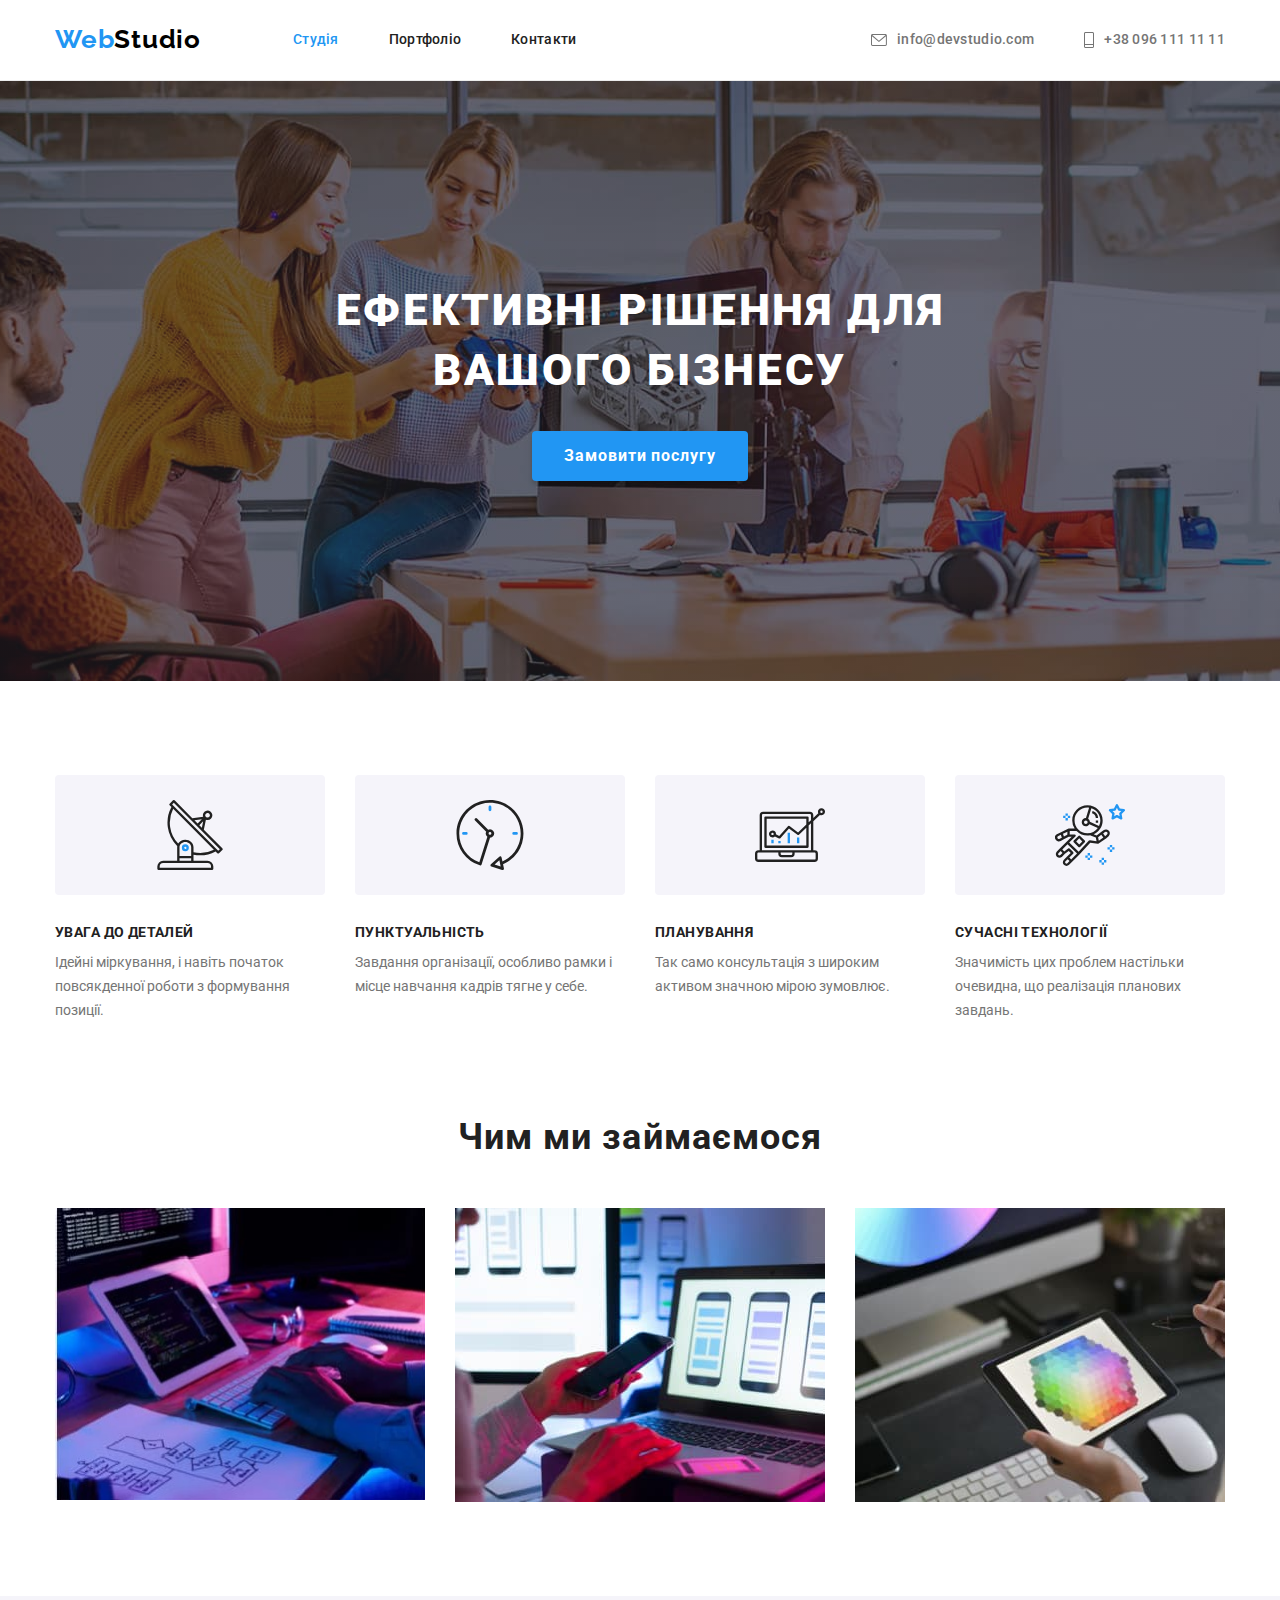
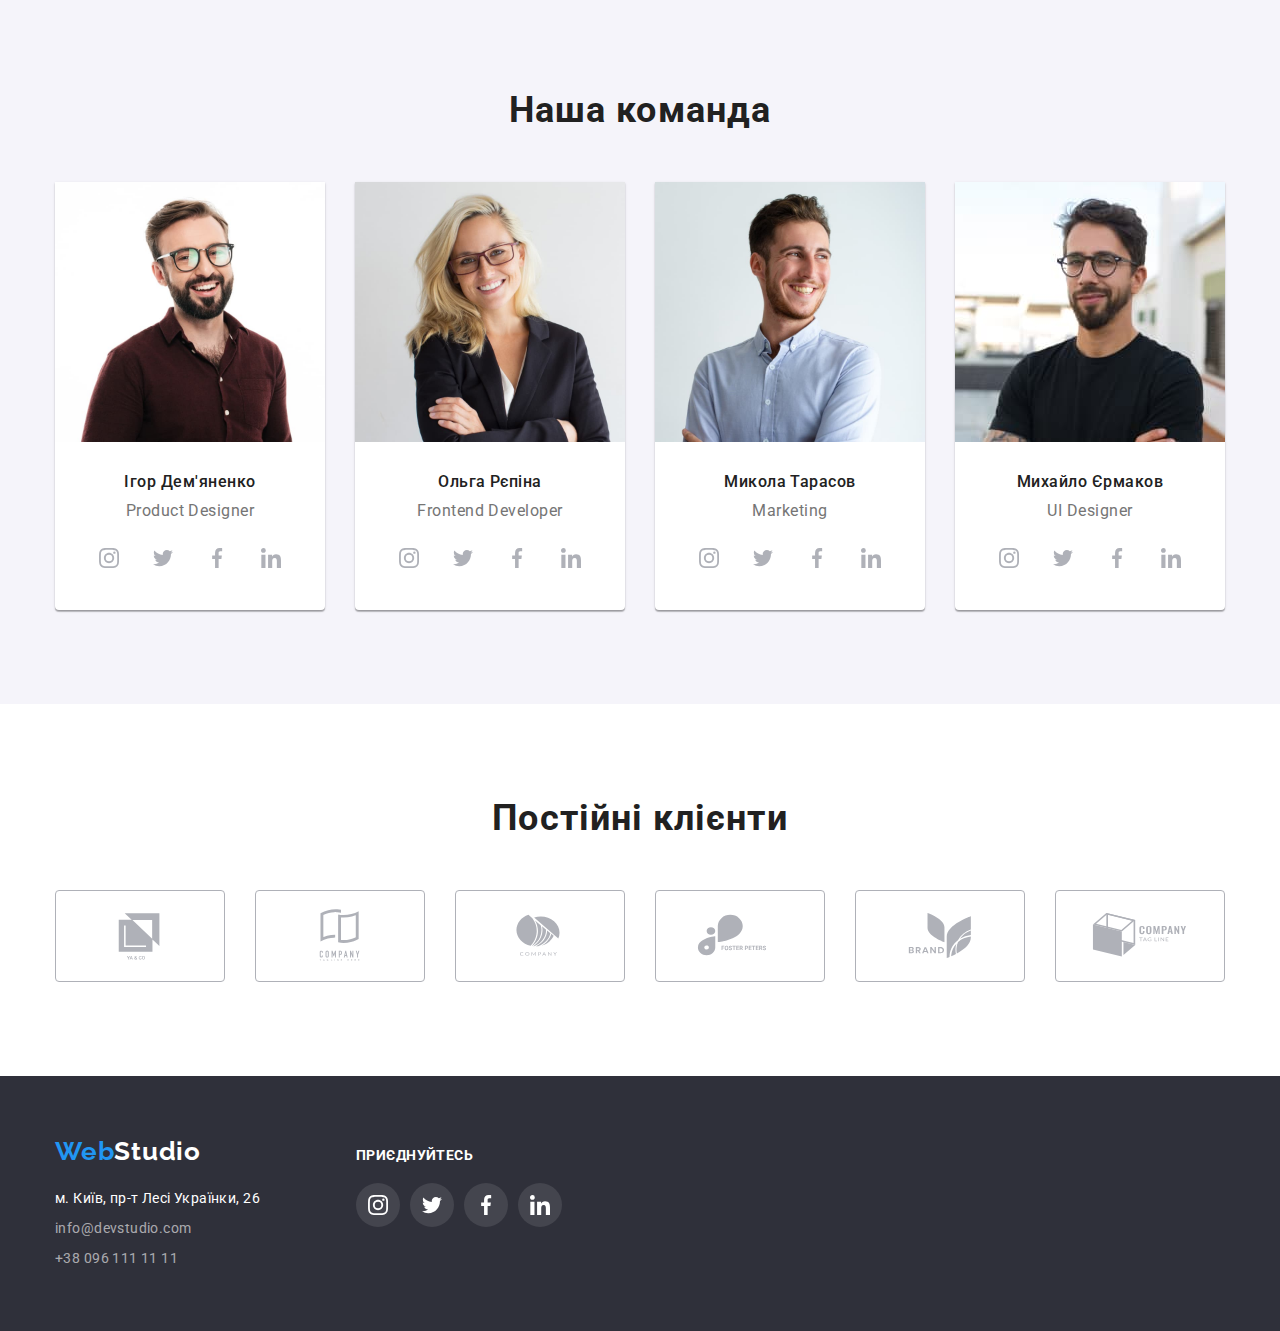
<file: index.html>
<!DOCTYPE html>
<html lang="uk">
  <head>
    <meta charset="UTF-8" />
    <meta http-equiv="X-UA-Compatible" content="IE=edge" />
    <meta name="viewport" content="width=device-width, initial-scale=1.0" />
    <title>Studio</title>
    <link
      href="https://fonts.googleapis.com/css2?family=Raleway:wght@700&family=Roboto:wght@400;500;700;900&display=swap"
      rel="stylesheet"
    />
    <link
      rel="stylesheet"
      href="https://cdnjs.cloudflare.com/ajax/libs/modern-normalize/1.1.0/modern-normalize.min.css"
    />
    <link rel="stylesheet" href="./css/styles.css" />
  </head>
  <body>
    <!-- шапка класса -->
    <header class="page-top">
      <div class="container site-navnav">
        <nav class="site-navnav">
          <a href="./index.html" class="logo"
            >Web<span class="logot">Studio</span></a
          >
          <ul class="site-nav list">
            <li class="item">
              <a href="./index.html" class="link activ-page">Студія</a>
            </li>
            <li class="item">
              <a href="./portfolio.html" class="link">Портфоліо</a>
            </li>
            <li class="item">
              <a href="./index.html" class="link">Контакти</a>
            </li>
          </ul>
        </nav>
        <ul class="auth-nav list">
          <li class="item">
            <a href="mailto:info@devstudio.com" class="link-auth"
              ><svg class="head-icons" width="16px" height="12px">
                <use href="./images/icons.svg#icon-mail"></use>
              </svg>
              info@devstudio.com</a
            >
          </li>
          <li class="item">
            <a href="tel:+380961111111" class="link-auth"
              ><svg class="head-icons" width="10px" height="16px">
                <use href="./images/icons.svg#icon-tel"></use></svg>+38 096 111 11 11</a
            >
          </li>
        </ul>
      </div>
    </header>
    <!-- герой -->
    <main>
      <section class="hero">
        <div class="container">
          <h1 class="hero-title">Ефективні рішення для вашого бізнесу</h1>
          <button type="button" class="hero-button">Замовити послугу</button>
        </div>
      </section>
      <!-- Переваги -->
      <section class="features section">
        <div class="conteiner">
          <!-- <ul>
            <li><img src="" alt="" /></li>
            <li><img src="" alt="" /></li>
            <li><img src="" alt="" /></li>
            <li><img src="" alt="" /></li>
          </ul>
        </div> -->
        <div class="container">
          <h2 class="visually-hidden">Переваги</h2>
          <ul class="list">
            <li class="item-list"><div class="astronauts">
              <svg class="customers-icons" width="70px" height="70px">
                  <use href="./images/icons.svg#icon-antenna"></use></svg></div>
              <h2 class="features-title">УВАГА ДО ДЕТАЛЕЙ</h2>
              <p class="text">
                Ідейні міркування, і навіть початок повсякденної роботи з
                формування позиції.
              </p>
            </li>
            <li class="item-list"><div class="astronauts"><svg class="customers-icons" width="70px" height="70px">
                  <use href="./images/icons.svg#icon-clock"></use></svg></div>
              <h2 class="features-title">ПУНКТУАЛЬНІСТЬ</h2>
              <p class="text">
                Завдання організації, особливо рамки і місце навчання кадрів
                тягне у себе.
              </p>
            </li>
            <li class="item-list"><div class="astronauts"><svg class="customers-icons" width="70px" height="70px">
                  <use href="./images/icons.svg#icon-diagram"></use></svg></div>
              <h2 class="features-title">ПЛАНУВАННЯ</h2>
              <p class="text">
                Так само консультація з широким активом значною мірою зумовлює.
              </p>
            </li>
            <li class="item-list"><div class="astronauts"><svg class="customers-icons" width="70px" height="70px">
                  <use href="./images/icons.svg#icon-astronaut"></use></svg></div>
              <h2 class="features-title">СУЧАСНІ ТЕХНОЛОГІЇ</h2>
              <p class="text">
                Значимість цих проблем настільки очевидна, що реалізація
                планових завдань.
              </p>
            </li>
          </ul>
        </div>
      </section>
      <!-- Чим ми займаємося -->
      <section class="work section">
        <div class="container">
          <h2 class="work-title">Чим ми займаємося</h2>
          <ul class="features-list list">
            <li class="item">
              <img
                src="./images/sector2/box1.jpg"
                alt="Робота на компьютері"
                width="370"
                height="294"
              />
            </li>
            <li class="item">
              <img
                src="./images/sector2/box2.jpg"
                alt="Робота на компьютері"
                width="370"
                height="294"
              />
            </li>
            <li class="item">
              <img
                src="./images/sector2/box3.jpg"
                alt="Планшет з малюнком"
                width="370"
                height="294"
              />
            </li>
          </ul>
        </div>
      </section>
      <!-- Команда -->
      <section class="team section">
        <div class="container">
          <h2 class="team-title">Наша команда</h2>
          <ul class="list">
            <li class="item">
              <img
                src="./images/sector3/worker1.jpg"
                alt="Працівник в окулярах"
                width="270"
                height="260"
              />
              <h3 class="team-member">Ігор Дем'яненко</h3>
              <p class="text">Product Designer</p>
              <ul class="socials">
                <li class="socials-items">
                  <a
                    class="socials-link"
                    href="https://instagram.com"
                    target="_blank"
                    rel="noreferrer noopener"
                  >
                    <svg class="social-icons" width="20px" height="20px">
                      <use href="./images/icons.svg#icon-instagram"></use></svg
                  ></a>
                </li>
                <li class="socials-items">
                  <a
                    class="socials-link"
                    href="https://twitter.com"
                    target="_blank"
                    rel="noreferrer noopener"
                    ><svg class="social-icons" width="20px" height="20px">
                      <use href="./images/icons.svg#icon-twitter"></use></svg
                  ></a>
                </li>
                <li class="socials-items">
                  <a
                    class="socials-link"
                    href="https://facebook.com"
                    target="_blank"
                    rel="noreferrer noopener"
                    ><svg class="social-icons" width="20px" height="20px">
                      <use href="./images/icons.svg#icon-facebook"></use></svg
                  ></a>
                </li>
                <li class="socials-items">
                  <a
                    class="socials-link"
                    href="https://linkedin.com"
                    target="_blank"
                    rel="noreferrer noopener"
                    ><svg class="social-icons" width="20px" height="20px">
                      <use href="./images/icons.svg#icon-linkedin"></use></svg
                  ></a>
                </li>
              </ul>
            </li>
            <li class="item">
              <img
                src="./images/sector3/worker2.jpg"
                alt="Працівник дівчина в окулярах"
                width="270"
                height="260"
              />
              <h3 class="team-member">Ольга Рєпіна</h3>
              <p class="text">Frontend Developer</p>
              <ul class="socials">
                <li class="socials-items">
                  <a
                    class="socials-link"
                    href="https://instagram.com"
                    target="_blank"
                    rel="noreferrer noopener"
                  >
                    <svg class="social-icons" width="20px" height="20px">
                      <use href="./images/icons.svg#icon-instagram"></use></svg
                  ></a>
                </li>
                <li class="socials-items">
                  <a
                    class="socials-link"
                    href="https://twitter.com"
                    target="_blank"
                    rel="noreferrer noopener"
                    ><svg class="social-icons" width="20px" height="20px">
                      <use href="./images/icons.svg#icon-twitter"></use></svg
                  ></a>
                </li>
                <li class="socials-items">
                  <a
                    class="socials-link"
                    href="https://facebook.com"
                    target="_blank"
                    rel="noreferrer noopener"
                    ><svg class="social-icons" width="20px" height="20px">
                      <use href="./images/icons.svg#icon-facebook"></use></svg
                  ></a>
                </li>
                <li class="socials-items">
                  <a
                    class="socials-link"
                    href="https://linkedin.com"
                    target="_blank"
                    rel="noreferrer noopener"
                    ><svg class="social-icons" width="20px" height="20px">
                      <use href="./images/icons.svg#icon-linkedin"></use></svg
                  ></a>
                </li>
              </ul>
            </li>
            <li class="item">
              <img
                src="./images/sector3/worker3.jpg"
                alt="Працівник"
                width="270"
                height="260"
              />
              <h3 class="team-member">Микола Тарасов</h3>
              <p class="text">Marketing</p>
              <ul class="socials">
                <li class="socials-items">
                  <a
                    class="socials-link"
                    href="https://instagram.com"
                    target="_blank"
                    rel="noreferrer noopener"
                  >
                    <svg class="social-icons" width="20px" height="20px">
                      <use href="./images/icons.svg#icon-instagram"></use></svg
                  ></a>
                </li>
                <li class="socials-items">
                  <a
                    class="socials-link"
                    href="https://twitter.com"
                    target="_blank"
                    rel="noreferrer noopener"
                    ><svg class="social-icons" width="20px" height="20px">
                      <use href="./images/icons.svg#icon-twitter"></use></svg
                  ></a>
                </li>
                <li class="socials-items">
                  <a
                    class="socials-link"
                    href="https://facebook.com"
                    target="_blank"
                    rel="noreferrer noopener"
                    ><svg class="social-icons" width="20px" height="20px">
                      <use href="./images/icons.svg#icon-facebook"></use></svg
                  ></a>
                </li>
                <li class="socials-items">
                  <a
                    class="socials-link"
                    href="https://linkedin.com"
                    target="_blank"
                    rel="noreferrer noopener"
                    ><svg class="social-icons" width="20px" height="20px">
                      <use href="./images/icons.svg#icon-linkedin"></use></svg
                  ></a>
                </li>
              </ul>
            </li>
            <li class="item">
              <img
                src="./images/sector3/worker4.jpg"
                alt="Працівник"
                width="270"
                height="260"
              />
              <h3 class="team-member">Михайло Єрмаков</h3>
              <p class="text">UI Designer</p>
              <ul class="socials">
                <li class="socials-items">
                  <a
                    class="socials-link"
                    href="https://instagram.com"
                    target="_blank"
                    rel="noreferrer noopener"
                  >
                    <svg class="social-icons" width="20px" height="20px">
                      <use href="./images/icons.svg#icon-instagram"></use></svg
                  ></a>
                </li>
                <li class="socials-items">
                  <a
                    class="socials-link"
                    href="https://twitter.com"
                    target="_blank"
                    rel="noreferrer noopener"
                    ><svg class="social-icons" width="20px" height="20px">
                      <use href="./images/icons.svg#icon-twitter"></use></svg
                  ></a>
                </li>
                <li class="socials-items">
                  <a
                    class="socials-link"
                    href="https://facebook.com"
                    target="_blank"
                    rel="noreferrer noopener"
                    ><svg class="social-icons" width="20px" height="20px">
                      <use href="./images/icons.svg#icon-facebook"></use></svg
                  ></a>
                </li>
                <li class="socials-items">
                  <a
                    class="socials-link"
                    href="https://linkedin.com"
                    target="_blank"
                    rel="noreferrer noopener"
                    ><svg class="social-icons" width="20px" height="20px">
                      <use href="./images/icons.svg#icon-linkedin"></use></svg
                  ></a>
                </li>
              </ul>
            </li>
          </ul>
        </div>
      </section>
      <!-- regular customers -->
      <section class="regular-customers section">
        <div class="container">
          <h2 class="customers-title">Постійні клієнти</h2>
          <ul class="customers">
            <li class="customers-item">
              <a
                class="customers-link"
                href="https://instagram.com"
                target="_blank"
                rel="noreferrer noopener"
              >
                <svg class="customers-icons" width="106px" height="60px">
                  <use href="./images/icons.svg#icon-Logo"></use></svg
              ></a>
            </li>
            <li class="customers-item">
              <a
                class="customers-link"
                href="https://instagram.com"
                target="_blank"
                rel="noreferrer noopener"
              >
                <svg class="customers-icons" width="106px" height="60px">
                  <use href="./images/icons.svg#icon-Logo-1"></use></svg
              ></a>
            </li>
            <li class="customers-item">
              <a
                class="customers-link"
                href="https://instagram.com"
                target="_blank"
                rel="noreferrer noopener"
              >
                <svg class="customers-icons" width="106px" height="60px">
                  <use href="./images/icons.svg#icon-Logo-2"></use></svg
              ></a>
            </li>
            <li class="customers-item">
              <a
                class="customers-link"
                href="https://instagram.com"
                target="_blank"
                rel="noreferrer noopener"
              >
                <svg class="customers-icons" width="106px" height="60px">
                  <use href="./images/icons.svg#icon-Logo-3"></use></svg
              ></a>
            </li>
            <li class="customers-item">
              <a
                class="customers-link"
                href="https://instagram.com"
                target="_blank"
                rel="noreferrer noopener"
              >
                <svg class="customers-icons" width="106px" height="60px">
                  <use href="./images/icons.svg#icon-Logo-4"></use></svg
              ></a>
            </li>
            <li class="customers-item">
              <a
                class="customers-link"
                href="https://instagram.com"
                target="_blank"
                rel="noreferrer noopener"
              >
                <svg class="customers-icons" width="106px" height="60px">
                  <use href="./images/icons.svg#icon-Logo-5"></use></svg
              ></a>
            </li>
          </ul>
        </div>
      </section>
    </main>
    <!-- Адресс/телефон -->
    <footer class="page-bot">
      <div class="container general-bot">
        <div class="first-bot">
          <a href="index.html" class="logo"
            >Web<span class="logot">Studio</span></a
          >
          <address class="address">
            <ul class="list">
              <li>
                <a
                  href="https://goo.gl/maps/ip22QWGcovhfsCNH8"
                  class="bot-address"
                  target="_blank"
                  rel="noreferrer noopener"
                  >м. Київ, пр-т Лесі Українки, 26</a
                >
              </li>
              <li>
                <a href="mailto:info@devstudio.com" class="bot-nav"
                  >info@devstudio.com</a
                >
              </li>
              <li>
                <a href="tel:+380961111111" class="bot-nav"
                  >+38 096 111 11 11</a
                >
              </li>
            </ul>
          </address>
        </div>
        <div class="second-bot">
          <p class="pinfoot">приєднуйтесь</p>
          <ul class="socials">
            <li class="socials-items">
              <a
                class="socials-link"
                href="https://instagram.com"
                target="_blank"
                rel="noreferrer noopener"
              >
                <svg class="social-icons" width="20px" height="20px">
                  <use href="./images/icons.svg#icon-instagram"></use></svg
              ></a>
            </li>
            <li class="socials-items">
              <a
                class="socials-link"
                href="https://twitter.com"
                target="_blank"
                rel="noreferrer noopener"
                ><svg class="social-icons" width="20px" height="20px">
                  <use href="./images/icons.svg#icon-twitter"></use></svg
              ></a>
            </li>
            <li class="socials-items">
              <a
                class="socials-link"
                href="https://facebook.com"
                target="_blank"
                rel="noreferrer noopener"
                ><svg class="social-icons" width="20px" height="20px">
                  <use href="./images/icons.svg#icon-facebook"></use></svg
              ></a>
            </li>
            <li class="socials-items">
              <a
                class="socials-link"
                href="https://linkedin.com"
                target="_blank"
                rel="noreferrer noopener"
                ><svg class="social-icons" width="20px" height="20px">
                  <use href="./images/icons.svg#icon-linkedin"></use></svg
              ></a>
            </li>
          </ul>
        </div>
      </div>
    </footer>
  </body>
</html>
</file>
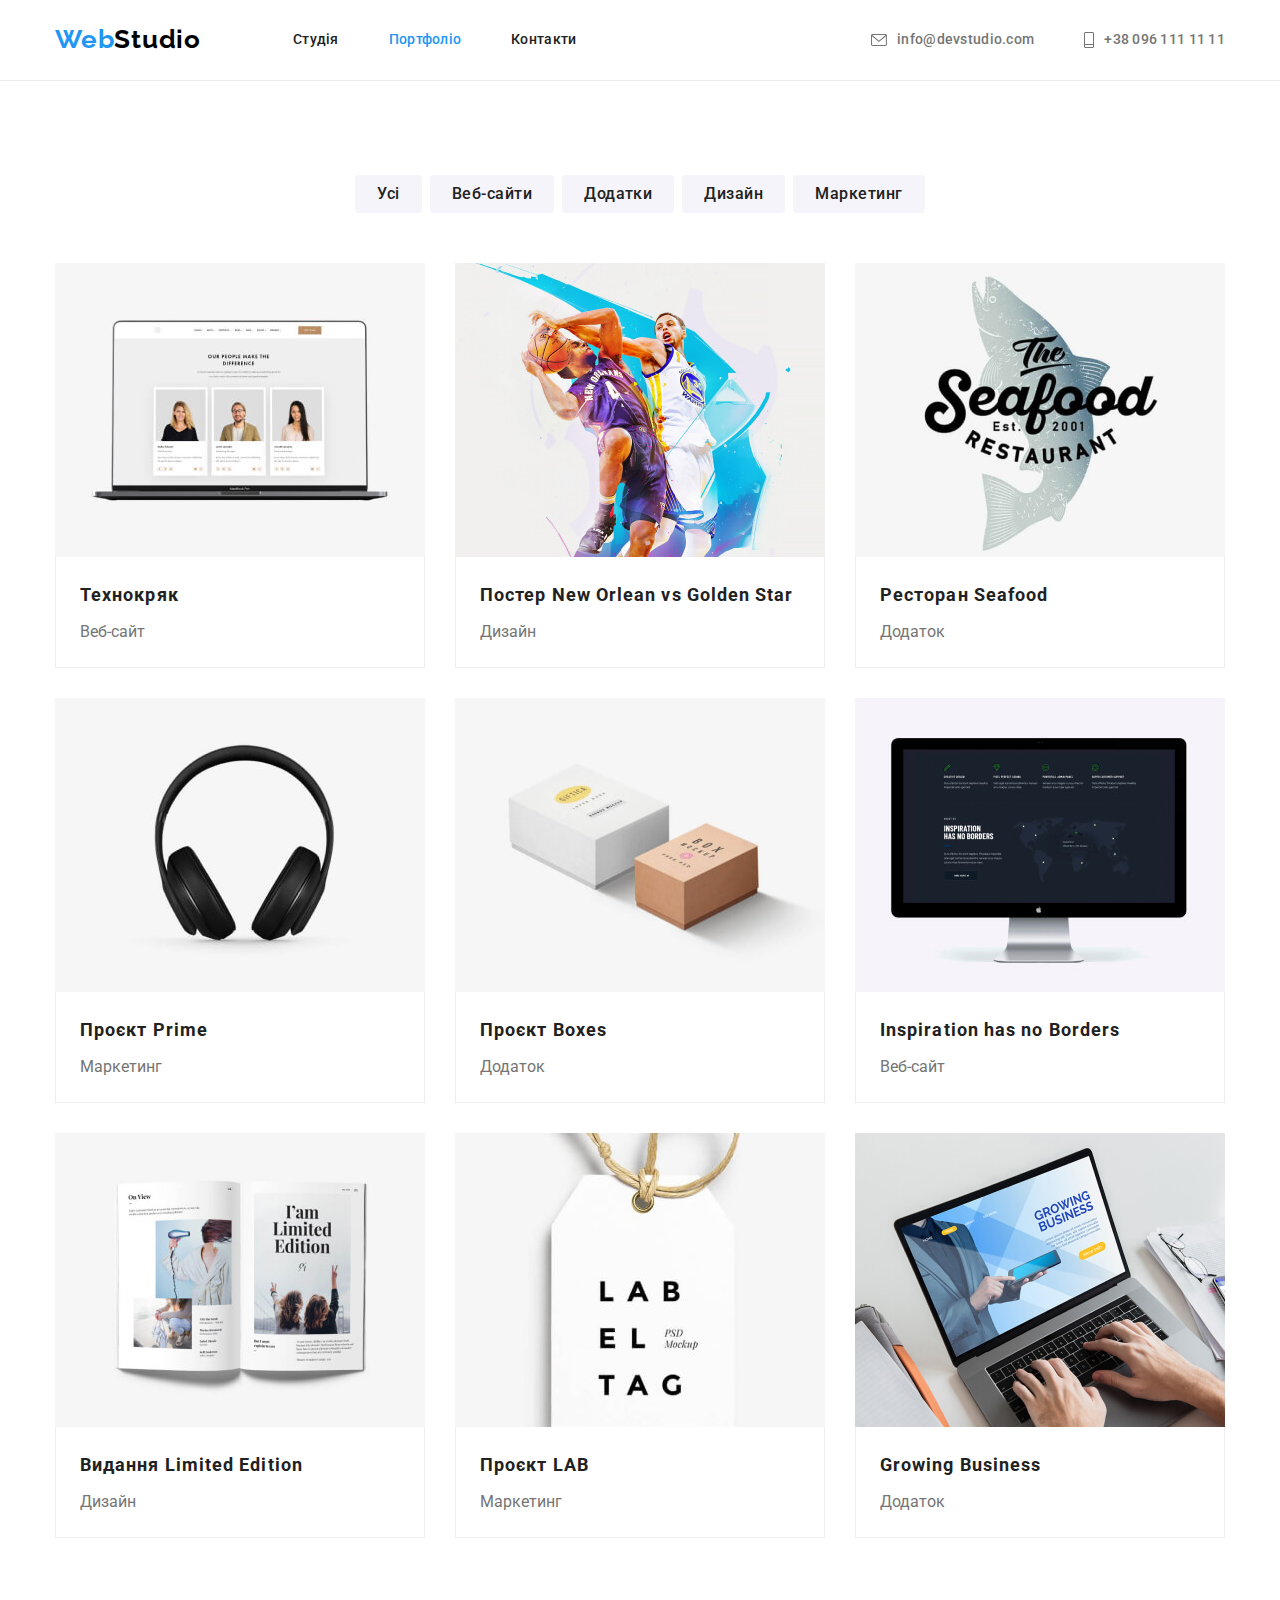
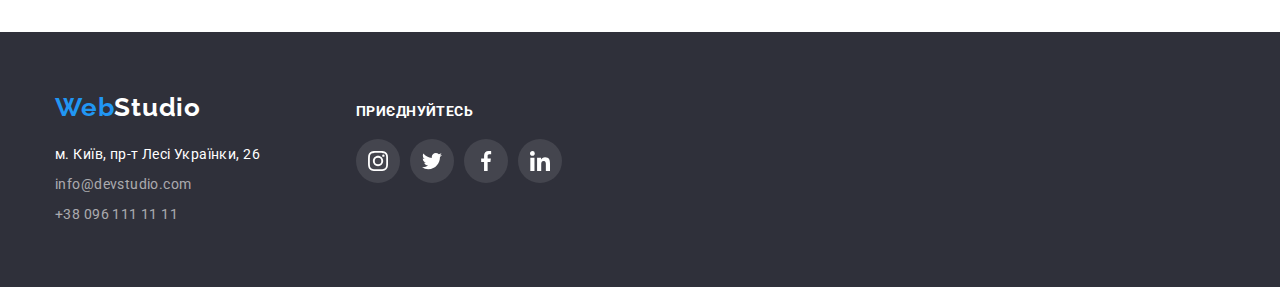
<file: portfolio.html>
<!DOCTYPE html>
<html lang="uk">
  <head>
    <meta charset="UTF-8" />
    <meta http-equiv="X-UA-Compatible" content="IE=edge" />
    <meta name="viewport" content="width=device-width, initial-scale=1.0" />
    <title>Studio</title>
    <link
      href="https://fonts.googleapis.com/css2?family=Raleway:wght@700&family=Roboto:wght@400;500;700;900&display=swap"
      rel="stylesheet"/>
    <link
      rel="stylesheet"
      href="https://cdnjs.cloudflare.com/ajax/libs/modern-normalize/1.1.0/modern-normalize.min.css"/>
    <link rel="stylesheet" href="./css/styles.css"/>
  </head>
  <body>
    <header class="page-top">
      <div class="container site-navnav">
        <nav class="site-navnav">
          <a href="./index.html" class="logo"
            >Web<span class="logot">Studio</span></a>
          <ul class="site-nav list">
            <li class="item">
              <a href="./index.html" class="link">Студія</a>
            </li>
            <li class="item">
              <a href="./portfolio.html" class="link activ-page">Портфоліо</a>
            </li>
            <li class="item">
              <a href="./index.html" class="link">Контакти</a>
            </li>
          </ul>
        </nav>
        <div>
          <ul class="auth-nav list">
          <li class="item">
            <a href="mailto:info@devstudio.com" class="link-auth"
              ><svg class="head-icons" width="16" height="12">
                <use href="./images/icons.svg#icon-mail"></use>
              </svg>
              info@devstudio.com</a
            >
          </li>
          <li class="item">
            <a href="tel:+380961111111" class="link-auth"
              ><svg class="head-icons" width="10" height="16">
                <use href="./images/icons.svg#icon-tel"></use></svg>+38 096 111 11 11</a
            >
          </li>
            </li>
          </ul>
        </div>
      </div>
    </header>
    <main>
      <!-- Портфоліо -->
      <section class="portfol-p section">
        <div class="container">
          <h1 class="visually-hidden">Портфоліо</h1>
          <ul class="buttons">
            <li class="item">
              <button type="button" class="baton">Усі</button>
            </li>
            <li class="item">
              <button type="button" class="baton">Веб-сайти</button>
            </li>
            <li class="item">
              <button type="button" class="baton">Додатки</button>
            </li>
            <li class="item">
              <button type="button" class="baton">Дизайн</button>
            </li>
            <li class="item">
              <button type="button" class="baton">Маркетинг</button>
            </li>
          </ul>

          <ul class="pt-container">
            <!-- flex-element -->
            <li class="pt-item">
              <a 
              class="sylka" 
              href="https://apeha.ru/"
                rel="noreferrer noopener">
                <img
                  src="./images/portfolio/img.jpg"
                  alt="Сайт на ноутбуке"
                  width="370"
                />
                <div class="pt-title">
                  <h2 class="portfolio-title">Технокряк</h2>
                  <p>Веб-сайт</p>
                </div>
              </a>
            </li>
            <li class="pt-item"><a 
              class="sylka" 
              href="https://apeha.ru/">
              <img src="./images/portfolio/img1.jpg" alt="Постер" width="370" />
              <div class="pt-title">
                <h2 class="portfolio-title">
                  Постер New Orlean vs Golden Star
               </h2>
                <p>Дизайн</p>
              </div>
              </a>
            </li>
            <li class="pt-item"><a 
              class="sylka" 
              href="https://apeha.ru/">
              <img
                src="./images/portfolio/img2.jpg"
                alt="Вывиска ресторана"
                width="370"
              />
              <div class="pt-title">
                <h2 class="portfolio-title">Ресторан Seafood</h2>
                <p>Додаток</p>
              </div></a>
            </li>
            <li class="pt-item"><a 
              class="sylka" 
              href="https://apeha.ru/">
              <img
                src="./images/portfolio/img3.jpg"
                alt="Наушники"
                width="370"
              />
              <div class="pt-title">
                <h2 class="portfolio-title">Проєкт Prime</h2>
                <p>Маркетинг</p>
              </div></a>
            </li>
            <li class="pt-item"><a 
              class="sylka" 
              href="https://apeha.ru/">
              <img
                src="./images/portfolio/img4.jpg"
                alt="Проєкт Boxes"
                width="370"
              />
              <div class="pt-title">
                <h2 class="portfolio-title">Проєкт Boxes</h2>
                <p>Додаток</p>
              </div></a>
            </li>
            <li class="pt-item"><a 
              class="sylka" 
              href="https://apeha.ru/">
              <img
                src="./images/portfolio/img5.jpg"
                alt="Монитор"
                width="370"
              />
              <div class="pt-title">
                <h2 class="portfolio-title">Inspiration has no Borders</h2>
                <p>Веб-сайт</p>
              </div></a>
            </li>
            <li class="pt-item"><a 
              class="sylka" 
              href="https://apeha.ru/">
              <img src="./images/portfolio/img6.jpg" alt="Книга" width="370" />
              <div class="pt-title">
                <h2 class="portfolio-title">Видання Limited Edition</h2>
                <p>Дизайн</p>
              </div></a>
            </li>
            <li class="pt-item"><a 
              class="sylka" 
              href="https://apeha.ru/">
              <img src="./images/portfolio/img7.jpg" alt="Бейдж" width="370" />
              <div class="pt-title">
                <h2 class="portfolio-title">Проєкт LAB</h2>
                <p>Маркетинг</p>
              </div></a>
            </li>
            <li class="pt-item"><a 
              class="sylka" 
              href="https://apeha.ru/">
              <img
                src="./images/portfolio/img8.jpg"
                alt="Работа за ноутбуком"
                width="370"
              />
              <div class="pt-title">
                <h2 class="portfolio-title">Growing Business</h2>
                <p>Додаток</p>
              </div></a>
            </li>
          </ul>
        </div>
      </section>
    </main>
    <footer class="page-bot">
      <div class="container general-bot">
        <div class="first-bot">
          <a href="index.html" class="logo"
            >Web<span class="logot">Studio</span></a
          >
          <address class="address">
            <ul class="list">
              <li>
                <a
                  href="https://goo.gl/maps/ip22QWGcovhfsCNH8"
                  class="bot-address"
                  target="_blank"
                  rel="noreferrer noopener"
                  >м. Київ, пр-т Лесі Українки, 26</a
                >
              </li>
              <li>
                <a href="mailto:info@devstudio.com" class="bot-nav"
                  >info@devstudio.com</a
                >
              </li>
              <li>
                <a href="tel:+380961111111" class="bot-nav"
                  >+38 096 111 11 11</a
                >
              </li>
            </ul>
          </address>
        </div>
        <div class="second-bot">
          <p class="pinfoot">приєднуйтесь</p>
          <ul class="socials">
            <li class="socials-items">
              <a
                class="socials-link"
                href="https://instagram.com"
                target="_blank"
                rel="noreferrer noopener"
              >
                <svg class="social-icons" width="20" height="20">
                  <use href="./images/icons.svg#icon-instagram"></use></svg
              ></a>
            </li>
            <li class="socials-items">
              <a
                class="socials-link"
                href="https://twitter.com"
                target="_blank"
                rel="noreferrer noopener"
                ><svg class="social-icons" width="20" height="20">
                  <use href="./images/icons.svg#icon-twitter"></use></svg
              ></a>
            </li>
            <li class="socials-items">
              <a
                class="socials-link"
                href="https://facebook.com"
                target="_blank"
                rel="noreferrer noopener"
                ><svg class="social-icons" width="20" height="20">
                  <use href="./images/icons.svg#icon-facebook"></use></svg
              ></a>
            </li>
            <li class="socials-items">
              <a
                class="socials-link"
                href="https://linkedin.com"
                target="_blank"
                rel="noreferrer noopener"
                ><svg class="social-icons" width="20" height="20">
                  <use href="./images/icons.svg#icon-linkedin"></use></svg
              ></a>
            </li>
          </ul>
        </div>
      </div>
    </footer>
  </body>
</html>
</file>
<file: css/styles.css>
:root {
    --primary-text-color: #212121;
    --title-text-color: #757575;
    --accent-text-color: #2196F3;
    --white-color: #ffffff;
    --black-color: #000000;
    --herobot-bcg-color: #2F303A;
    --team-background-color: #F5F4FA;
    --button-background-color: #188CE8;
    --bot-textnav-color: rgba(255, 255, 255, 0.6);
    --boder-bot-color: #ECECEC;
    --border-porfolio-color: #EEEEEE;
    --bg-img-color: #c4c4c4;
    --filling-icon: rgba(175, 177, 184, 1)
}

html {
    box-sizing: border-box;
}

*,
*::after,
*::before {
    box-sizing: inherit;
}

ul {
    margin: 0;
    padding: 0;
}

h1,
h2,
h3,
h4,
h5,
h6,
p,
ul {
    margin: 0;
    padding: 0;
}

body {
    background-color: var(--white-color);
    color: var(--title-text-color);

    font-family: 'Roboto', 'sans-serif';
    /* font-style: normal;
    font-weight: 400; */
    font-size: 14px;
    line-height: 1.71;

}

.container {
    width: 1200px;
    /* outline: 2px solid tomato; */
    /* outline: 2px solid tomato; */
    /* background-color: #e7d6d6; */
    margin: 0 auto;
    padding-left: 15px;
    padding-right: 15px;
}

a {
    text-decoration: none;
}

ul {
    list-style: none;
}

.section {
    padding-top: 94px;
    padding-bottom: 94px;
}

/* Капелюх */
.page-top {
    border-bottom: 1px solid var(--boder-bot-color);
}

.logo {
    display: block;
    color: var(--accent-text-color);
    font-style: normal;
    font-family: 'Raleway', 'sans-serif';
    font-weight: 700;
    font-size: 26px;
    line-height: 1.2;
    letter-spacing: 0.03em;
    width: 145px;
    margin: 0;
    padding: 0;
}

.logot {
    color: var(--black-color);
}

/* site-nav */
.site-nav .link {
    display: block;
    padding-top: 32px;
    padding-bottom: 32px;
    color: var(--primary-text-color);

    font-weight: 500;
    font-size: 14px;
    line-height: 1.14;
    letter-spacing: 0.02em;
}

.link-auth {
    padding-top: 32px;
    padding-bottom: 32px;
}

.site-navnav {
    /* margin: 0;
    padding: 0; */
    display: flex;
    align-items: center;
    justify-content: space-between;
    padding-top: 0;
    padding-bottom: 0;
}

.site-nav {
    display: flex;
    margin: 0;
    padding: 0;
    margin-left: 93px;

}


/* .site-nav .item:not(:last-child) {
    margin-right: 50px;
} */

.site-nav .item+.item {
    margin-left: 50px;
}

.site-nav a:hover,
.site-nav a:focus {
    color: var(--accent-text-color);
}

.page-top .activ-page {
    color: var(--accent-text-color);
}

/* Ссылки и телефон */
.auth-nav {
    display: flex;
    /* margin: auto; */
}

.auth-nav .item+.item {
    margin-left: 50px;
}

.head-icons {
    margin-right: 10px;
    fill: currentColor;
}

.auth-nav a {
    display: flex;
    color: var(--title-text-color);

    font-weight: 500;
    font-size: 14px;
    line-height: 1.14;
    letter-spacing: 0.02em;
    align-items: center;
}

.auth-nav .link-auth:hover,
.auth-nav .link-auth:focus {
    color: var(--accent-text-color);
}

/* ГЕРОЙ */
.hero {
    max-width: 1600px;
    background-color: var(--bg-img-color);
    background-image: linear-gradient(rgba(47, 48, 58, 0.4), rgba(47, 48, 58, 0.4)), url(../images/background/Img.jpg);
    background-repeat: no-repeat;
    background-position: center;
    background-size: auto;
    margin-left: auto;
    margin-right: auto;
    padding-top: 200px;
    padding-bottom: 200px;
}

.hero-title {
    /* display: inline-block; */
    max-width: 696px;
    margin: auto;
    margin-bottom: 30px;

    color: var(--white-color);

    font-weight: 900;
    font-size: 44px;
    line-height: 1.36;
    text-align: center;
    letter-spacing: 0.06em;
    text-transform: uppercase;
}

.hero-button {
    cursor: pointer;
    box-shadow: 0px 4px 4px rgba(0, 0, 0, 0.15);
    border: 0px;
    border-radius: 4px;
    padding: 10px 32px;
    color: var(--white-color);
    background-color: var(--accent-text-color);
    margin: auto;

    font-family: 'Roboto';
    font-weight: 700;
    font-size: 16px;
    line-height: 1.88;
    display: flex;
    align-items: center;
    text-align: center;
    letter-spacing: 0.06em;
}

.hero-button:hover, .hero-button:focus {
    background-color: var(--button-background-color);
}

/* Переваги */
.features .features-title {
    margin-bottom: 10px;
    color: var(--primary-text-color);

    font-weight: 700;
    font-size: 14px;
    line-height: 1.14;
    letter-spacing: 0.03em;
    text-transform: uppercase;
}

.list {
    display: flex;
}

.list .item-list {
    width: 270px;
}

.astronauts {
    display: flex;
    background-color: rgba(245, 244, 250, 1);
    align-items: center;
    min-height: 120px;
    justify-content: center;
    margin-bottom: 30px;
    border-radius: 4px;
}

.list .item-list+.item-list {
    margin-left: 30px;
}

/* Чим ми займаємося і Наша команда*/
.work .work-title,
.team .team-title {
    color: var(--primary-text-color);

    font-weight: 700;
    font-size: 36px;
    line-height: 1.16;
    text-align: center;
    letter-spacing: 0.03em;
    margin-bottom: 50px;
}

.work {
    padding-top: 0px;
    background-color: var(--white-color);
}

.work .container {
    padding-top: 0;
}

img {
    max-width: 100%;
    display: block;
    height: auto;
}

.features-list .item:nth-child(2) {
    margin-left: 30px;
    margin-right: 30px;
}

/* Команда */
.team {
    background-color: var(--team-background-color);
}

.team .list {
    display: flex;
    margin-right: 0px;

}

.team .list .item {
    background: #FFFFFF;
    box-shadow: 0px 1px 3px rgba(0, 0, 0, 0.12), 0px 1px 1px rgba(0, 0, 0, 0.14), 0px 2px 1px rgba(0, 0, 0, 0.2);
    border-radius: 0px 0px 4px 4px;
}

.team .item+.item {
    margin-left: 30px;
}


.team .team-member {
    margin-bottom: 10px;
    margin-top: 30px;
    color: var(--primary-text-color);

    font-weight: 500;
    font-size: 16px;
    line-height: 1.19;
    text-align: center;
    letter-spacing: 0.03em;
}

.team .text {
    margin-bottom: 16px;
    font-size: 16px;
    line-height: 1.19;
    text-align: center;
    letter-spacing: 0.03em;
}

/* ссылки на СОЦсети */
.socials {
    display: flex;
    align-items: center;
    justify-content: center;
    gap: 10px;
    margin-bottom: 30px;
}

.social-icons {
    fill: var(--filling-icon);
}

.socials-link {
    display: flex;
    align-items: center;
    justify-content: center;
    width: 44px;
    height: 44px;
    background-color: #FFFFFF;
    border-radius: 50%;
}

.socials-link:hover, .socials-link:focus {
    background-color: var(--accent-text-color);
}

.socials-link:hover .social-icons, .socials-link:focus .social-icons {
    fill: #FFFFFF;
}

/* regular customers */
.customers-title {
    color: var(--primary-text-color);

    font-weight: 700;
    font-size: 36px;
    line-height: 1.16;
    text-align: center;
    letter-spacing: 0.03em;
    margin-bottom: 50px;
}

.customers {
    display: flex;
    align-items: center;
    justify-content: center;
    gap: 30px;
}

.customers-icons {
    fill: var(--filling-icon);
}

.customers-link {
    display: flex;
    align-items: center;
    justify-content: center;
    width: 170px;
    height: 92px;
    background-color: #FFFFFF;
    border-radius: 4px;
    border: 1px solid var(--filling-icon);
    outline: transparent;
}

.pt-item a {
    outline: transparent;
}

.customers-link:hover, .customers-link:focus {
    border: 1px solid var(--accent-text-color);
}

.customers-link:hover .customers-icons, .customers-link:focus .customers-icons {
    fill: var(--accent-text-color);
}


/* футер */
.page-bot {
    background-color: var(--herobot-bcg-color);
    margin-left: auto;
    margin-right: auto;
    padding: 200px 0px;
}

.page-bot .bot-address {
    color: var(--white-color);

    font-family: 'Roboto';
    font-style: normal;
    font-weight: 400;
    font-size: 14px;
    line-height: 1.71;
    letter-spacing: 0.03em;
}

.page-bot {
    padding-top: 60px;
    padding-bottom: 60px;
}

.page-bot .logot {
    color: var(--white-color);
}

.page-bot a:hover,
.page-bot a:focus {
    color: var(--accent-text-color);
}

.page-bot .list {
    display: inline-block;
    margin-top: 20px;
}


.address li {
    display: block;
    height: 21px;
    margin-top: 9px;
}

.address li:nth-child(1) {
    margin-top: 0px;
}

/* ПОРТФОЛИО нью пєйдж */

.visually-hidden {
    position: absolute;
    white-space: nowrap;
    width: 1px;
    height: 1px;
    overflow: hidden;
    border: 0;
    padding: 0;
    clip: rect(0 0 0 0);
    clip-path: inset(50%);
    margin: -1px;
}


.buttons {
    display: flex;
    justify-content: center;
    margin-bottom: 50px;
}

.buttons .item:not(:last-child) {
    margin-right: 8px;
}


.baton {
    cursor: pointer;
    color: var(--primary-text-color);
    background-color: var(--team-background-color);
    font-family: 'Roboto';
    font-weight: 500;
    font-size: 16px;
    line-height: 1.62;
    text-align: center;
    letter-spacing: 0.03em;
    padding: 6px 22px;
    border-radius: 4px;
    border-width: 0px;
}

.baton:hover,
.baton:focus {
    background-color: var(--accent-text-color);
    color: var(--white-color);
    box-shadow: 0px 3px 1px rgba(0, 0, 0, 0.1), 0px 1px 2px rgba(0, 0, 0, 0.08), 0px 2px 2px rgba(0, 0, 0, 0.12);
}

.pt-container {
    display: flex;
    flex-wrap: wrap;
}

.pt-container p {
    font-size: 16px;
    line-height: 1.87;
}

.pt-item {
    width: 370px;

}

.sylka {
    display: block;
    color: rgba(117, 117, 117, 1);
}

.sylka:focus {
    /* display: inline-block; */
    box-shadow: 0px 1px 1px rgba(0, 0, 0, 0.12), 0px 4px 4px rgba(0, 0, 0, 0.06), 1px 4px 6px rgba(0, 0, 0, 0.16);
}

.pt-item:hover {
    box-shadow: 0px 1px 1px rgba(0, 0, 0, 0.12), 0px 4px 4px rgba(0, 0, 0, 0.06), 1px 4px 6px rgba(0, 0, 0, 0.16);
}

.pt-container .pt-item:focus {
    box-shadow: 0px 1px 1px rgba(0, 0, 0, 0.12), 0px 4px 4px rgba(0, 0, 0, 0.06), 1px 4px 6px rgba(0, 0, 0, 0.16);
}

.pt-title {
    border: 1px solid var(--border-porfolio-color);
    border-top: 0;
    padding: 20px 24px;
}

/* .pt-container img {
    margin: -1px;
} */


.pt-item:nth-child(3n+2) {
    margin-left: 30px;
    margin-right: 30px;
}

.pt-item:not(:nth-last-child(-n+3)) {
    margin-bottom: 30px;
}



.portfolio-title {
    color: var(--primary-text-color);

    font-weight: 700;
    font-size: 18px;
    line-height: 2;
    letter-spacing: 0.06em;
    margin-bottom: 4px;
}

.page-bot .bot-nav {
    color: var(--bot-textnav-color);

    font-family: 'Roboto';
    font-style: normal;
    font-weight: 400;
    font-size: 14px;
    line-height: 1.71;
    letter-spacing: 0.03em;
}

.general-bot {
    display: flex;
}

.second-bot .socials {
    display: flex;
    align-items: center;
    justify-content: flex-start;
    gap: 10px;
    margin-bottom: 0px;
}

.second-bot .socials-link {
    background: rgba(255, 255, 255, 0.1);

}

.second-bot .social-icons {
    fill: #ffffff;
}

.socials-link:hover {
    background-color: var(--accent-text-color);
}

.socials-link:focus {
    background-color: var(--accent-text-color);
}

.pinfoot {
    color: var(--white-color);

    font-family: 'Roboto';
    font-style: normal;
    font-weight: 700;
    font-size: 14px;
    line-height: 1.15;
    letter-spacing: 0.03em;
    margin-bottom: 20px;
    text-transform: uppercase;
}

.first-bot {
    min-width: 231px;
    margin-right: 70px;
}

.general-bot {
    align-items: baseline;
}
</file>
